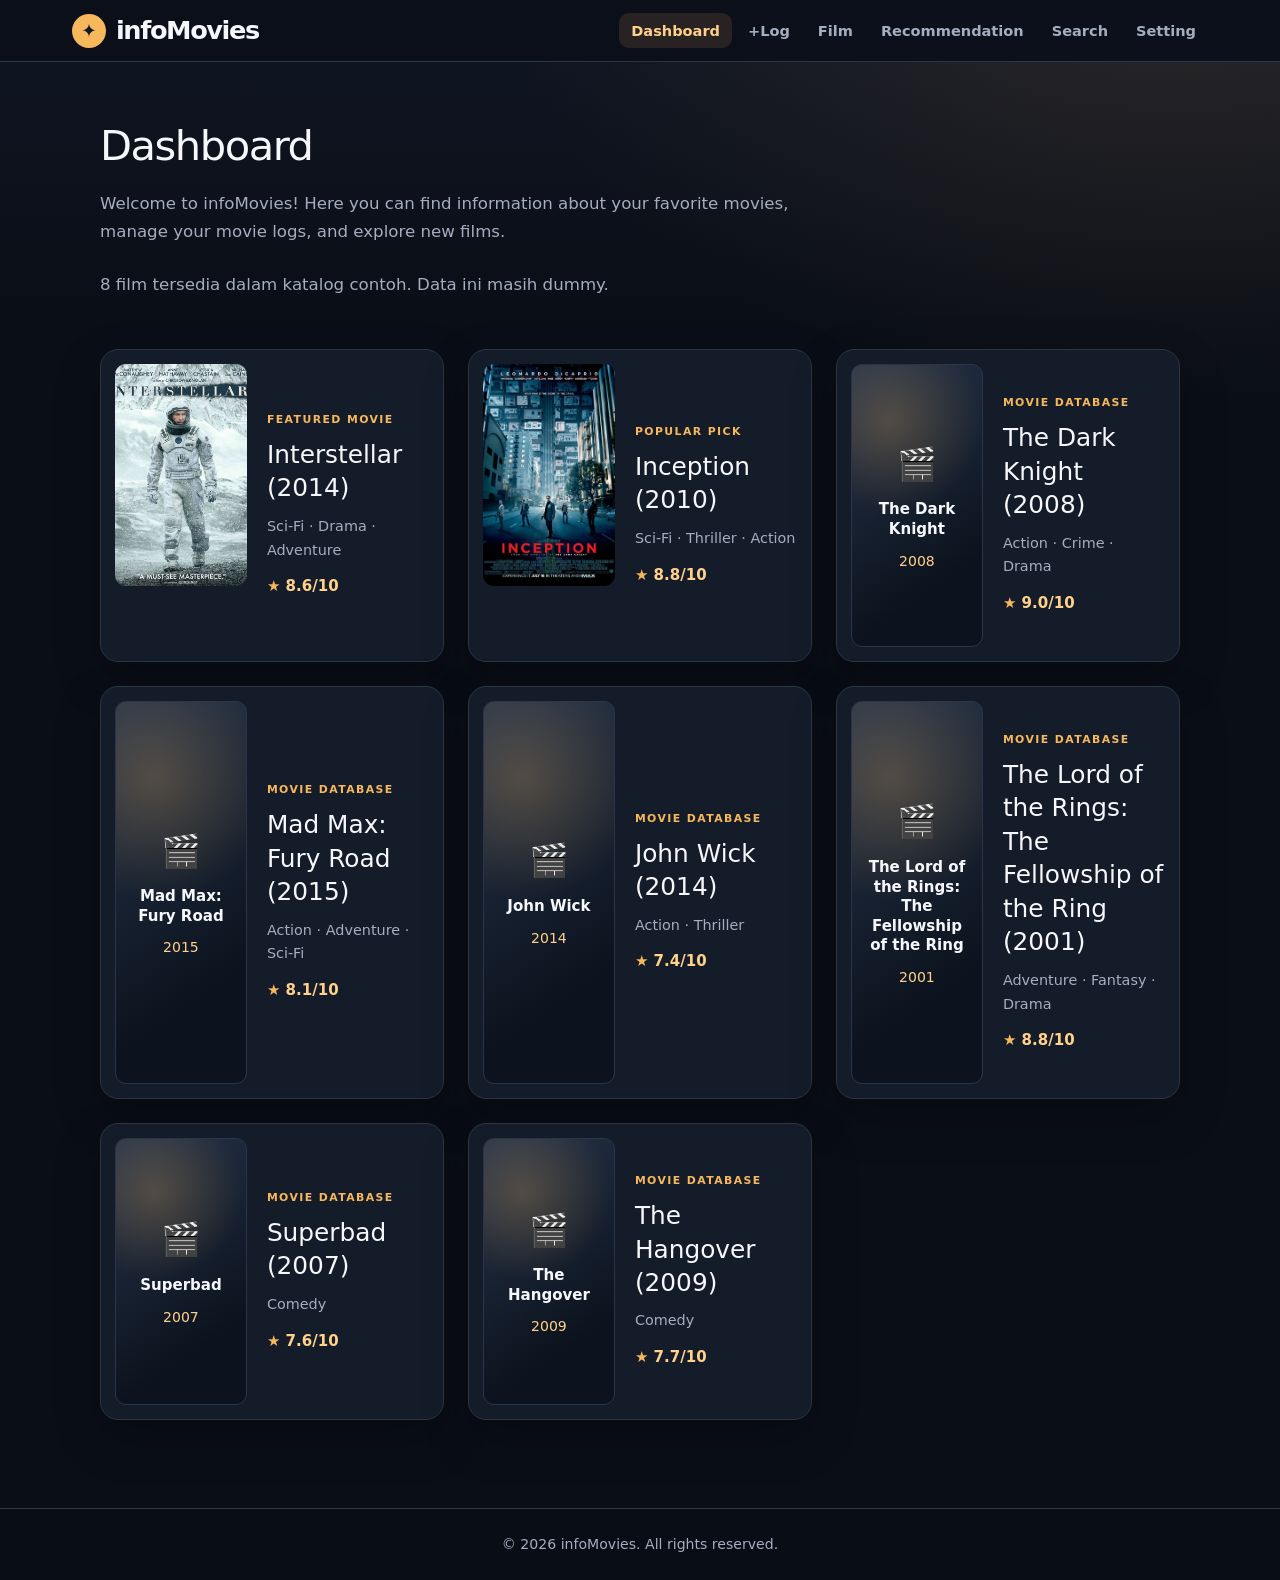
<file: index.html>
<!DOCTYPE html>
<html lang="en">

<head>
    <meta charset="UTF-8">
    <meta name="viewport" content="width=device-width, initial-scale=1.0">
    <title>infoMovies</title>
    <link href="https://cdn.jsdelivr.net/npm/bootstrap@5.3.3/dist/css/bootstrap.min.css" rel="stylesheet">
    <link rel="stylesheet" href="infoMovies.css">
</head>

<body>
    <header id="mainHeader" class="navbar-expand-lg navbar-dark">
        <div class="container-fluid">
            <a id="appBranding" class="navbar-brand" href="https://github.com/zhrazh/infoMovies/tree/main">
                <span class="brand-mark" aria-hidden="true">✦</span>
                <span>infoMovies</span>
            </a>
            <button class="navbar-toggler" type="button" data-bs-toggle="collapse" data-bs-target="#mainNavbar"
                aria-controls="mainNavbar" aria-expanded="false" aria-label="Buka navigasi">
                <span class="navbar-toggler-icon"></span>
            </button>
            <div class="navbar-collapse" id="mainNavbar">
                <nav class="navbar-nav ms-auto" aria-label="Navigasi utama">
                    <a class="nav-link active" href="index.html" aria-current="page">Dashboard</a>
                    <a class="nav-link" href="log.html">+Log</a>
                    <a class="nav-link" href="film.html">Film</a>
                    <a class="nav-link" href="rek.html">Recommendation</a>
                    <a class="nav-link" href="search.html">Search</a>
                    <a class="nav-link" href="setting.html">Setting</a>
                </nav>
            </div>
        </div>
    </header>

    <main>
        <section id="dashboard" aria-labelledby="dashboard-title">
            <h2 id="dashboard-title">Dashboard</h2>
            <p>Welcome to infoMovies! Here you can find information about your favorite movies, manage your movie logs,
                and explore new films.</p>

            <p id="movieSummary" class="movie-summary" aria-live="polite"></p>
            <div id="movieCatalog" class="row g-4 dashboard-grid" aria-live="polite"></div>
        </section>
    </main>

    <footer>
        <p>&copy; 2026 infoMovies. All rights reserved.</p>
    </footer>
    <script src="https://cdn.jsdelivr.net/npm/bootstrap@5.3.3/dist/js/bootstrap.bundle.min.js"></script>
    <script src="https://code.jquery.com/jquery-3.7.1.min.js"></script>
    <script src="infoMovies.js"></script>
</body>

</html>
</file>
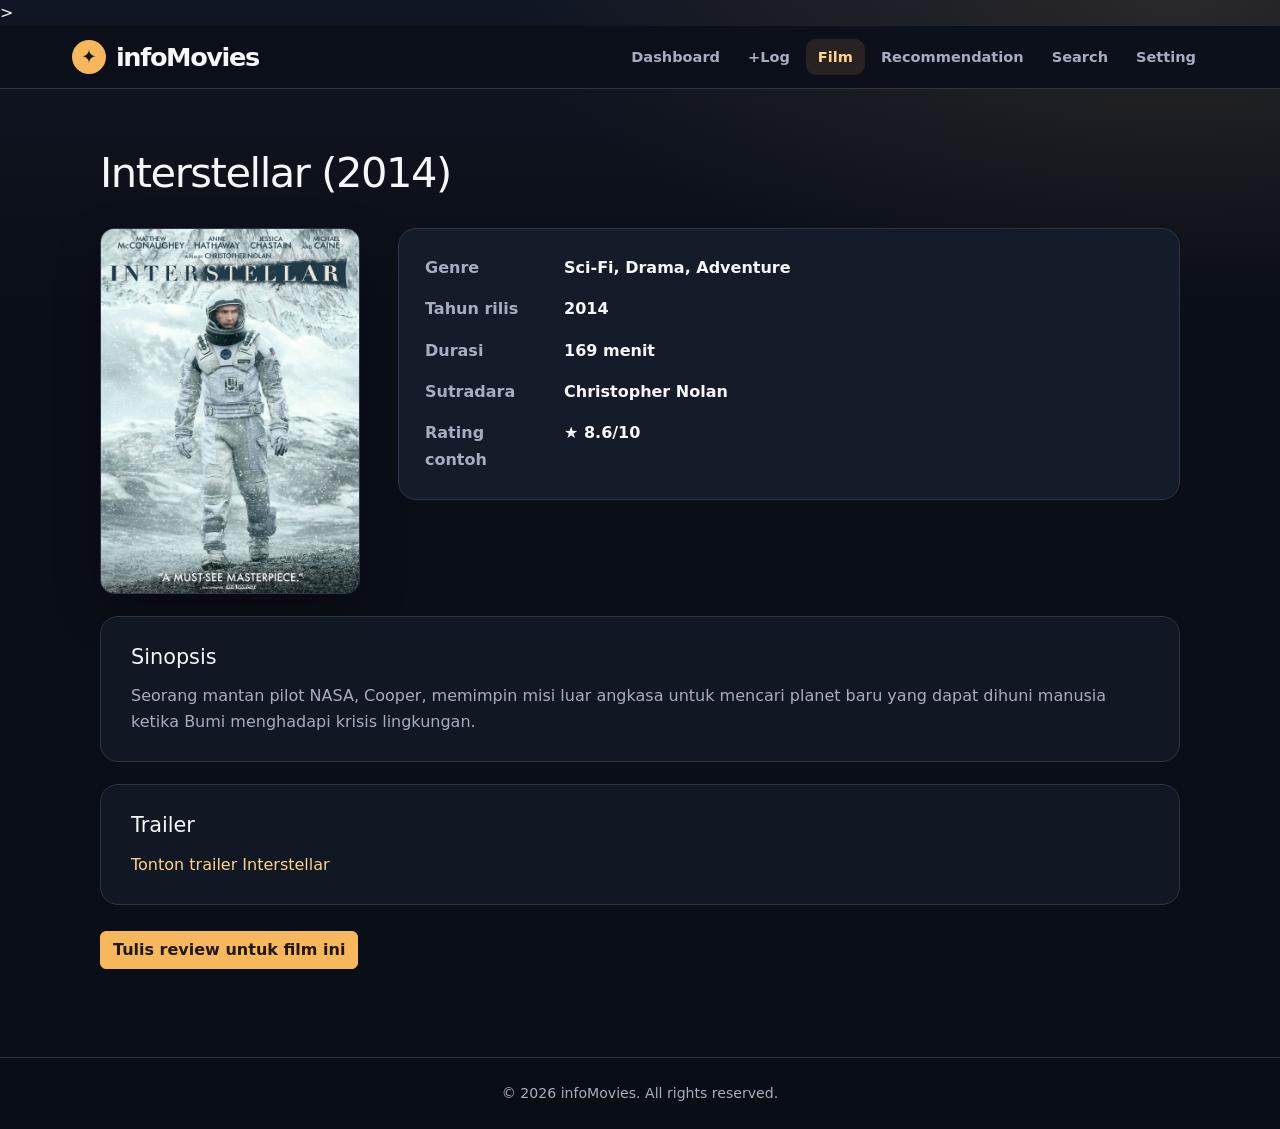
<file: film.html>
<!DOCTYPE html>
<html lang="en">

<head>
    <meta charset="UTF-8">
    <meta name="viewport" content="width=device-width, initial-scale=1.0">
    <title>infoMovies</title>
    <link href="https://cdn.jsdelivr.net/npm/bootstrap@5.3.3/dist/css/bootstrap.min.css" rel="stylesheet">>
    <link rel="stylesheet" href="infoMovies.css">
</head>

<body>
    <header id="mainHeader" class="navbar-expand-lg navbar-dark">
        <div class="container-fluid">
            <a id="appBranding" class="navbar-brand" href="https://github.com/zhrazh/infoMovies/tree/main">
                <span class="brand-mark" aria-hidden="true">✦</span>
                <span>infoMovies</span>
            </a>
            <button class="navbar-toggler" type="button" data-bs-toggle="collapse" data-bs-target="#mainNavbar"
                aria-controls="mainNavbar" aria-expanded="false" aria-label="Buka navigasi">
                <span class="navbar-toggler-icon"></span>
            </button>
            <div class="navbar-collapse" id="mainNavbar">
                <nav class="navbar-nav ms-auto" aria-label="Navigasi utama">
                    <a class="nav-link" href="index.html">Dashboard</a>
                    <a class="nav-link" href="log.html">+Log</a>
                    <a class="nav-link active" href="film.html" aria-current="page">Film</a>
                    <a class="nav-link" href="rek.html">Recommendation</a>
                    <a class="nav-link" href="search.html">Search</a>
                    <a class="nav-link" href="setting.html">Setting</a>
                </nav>
            </div>
        </div>
    </header>

    <main>
        <article id="filmDetail" class="movie-detail">
            <h2 id="detailTitle">Interstellar (2014)</h2>
            <div class="detail-poster-wrap">
                <img id="detailPoster" class="img-fluid detail-poster" src="images/interstellar.jpg" alt="Interstellar Movie Poster">
                <div id="detailPosterPlaceholder" class="movie-poster-placeholder detail-poster-placeholder d-none" aria-hidden="true">
                    <span class="poster-icon">🎬</span>
                    <strong id="detailPosterTitle">Movie</strong>
                </div>
            </div>
            <dl id="detailFacts" class="detail-facts">
                <dt>Genre</dt><dd>Science Fiction, Drama</dd>
                <dt>Tahun rilis</dt><dd>2014</dd>
                <dt>Durasi</dt><dd>169 menit</dd>
                <dt>Sutradara</dt><dd>Christopher Nolan</dd>
                <dt>Rating</dt><dd>★ 8.6/10</dd>
            </dl>
            <section class="detail-section">
                <h3>Sinopsis</h3>
                <p id="detailSynopsis">Seorang mantan pilot NASA, Cooper, direkrut untuk memimpin misi luar angkasa mencari planet baru yang dapat dihuni manusia.</p>
            </section>
            <section class="detail-section" id="detailTrailerSection">
                <h3>Trailer</h3>
                <p id="detailTrailer"><a href="https://youtu.be/zSWdZVtXT7E" target="_blank" rel="noopener noreferrer">Tonton trailer Interstellar</a></p>
            </section>
            <p><a id="detailLogLink" class="btn btn-warning" href="log.html?title=Interstellar">Tulis review untuk film ini</a></p>
        </article>
    </main>

    <footer>
        <p>&copy; 2026 infoMovies. All rights reserved.</p>
    </footer>
    <script src="https://cdn.jsdelivr.net/npm/bootstrap@5.3.3/dist/js/bootstrap.bundle.min.js"></script>
    <script src="https://code.jquery.com/jquery-3.7.1.min.js"></script>
    <script src="infoMovies.js"></script>
</body>

</html>
</file>
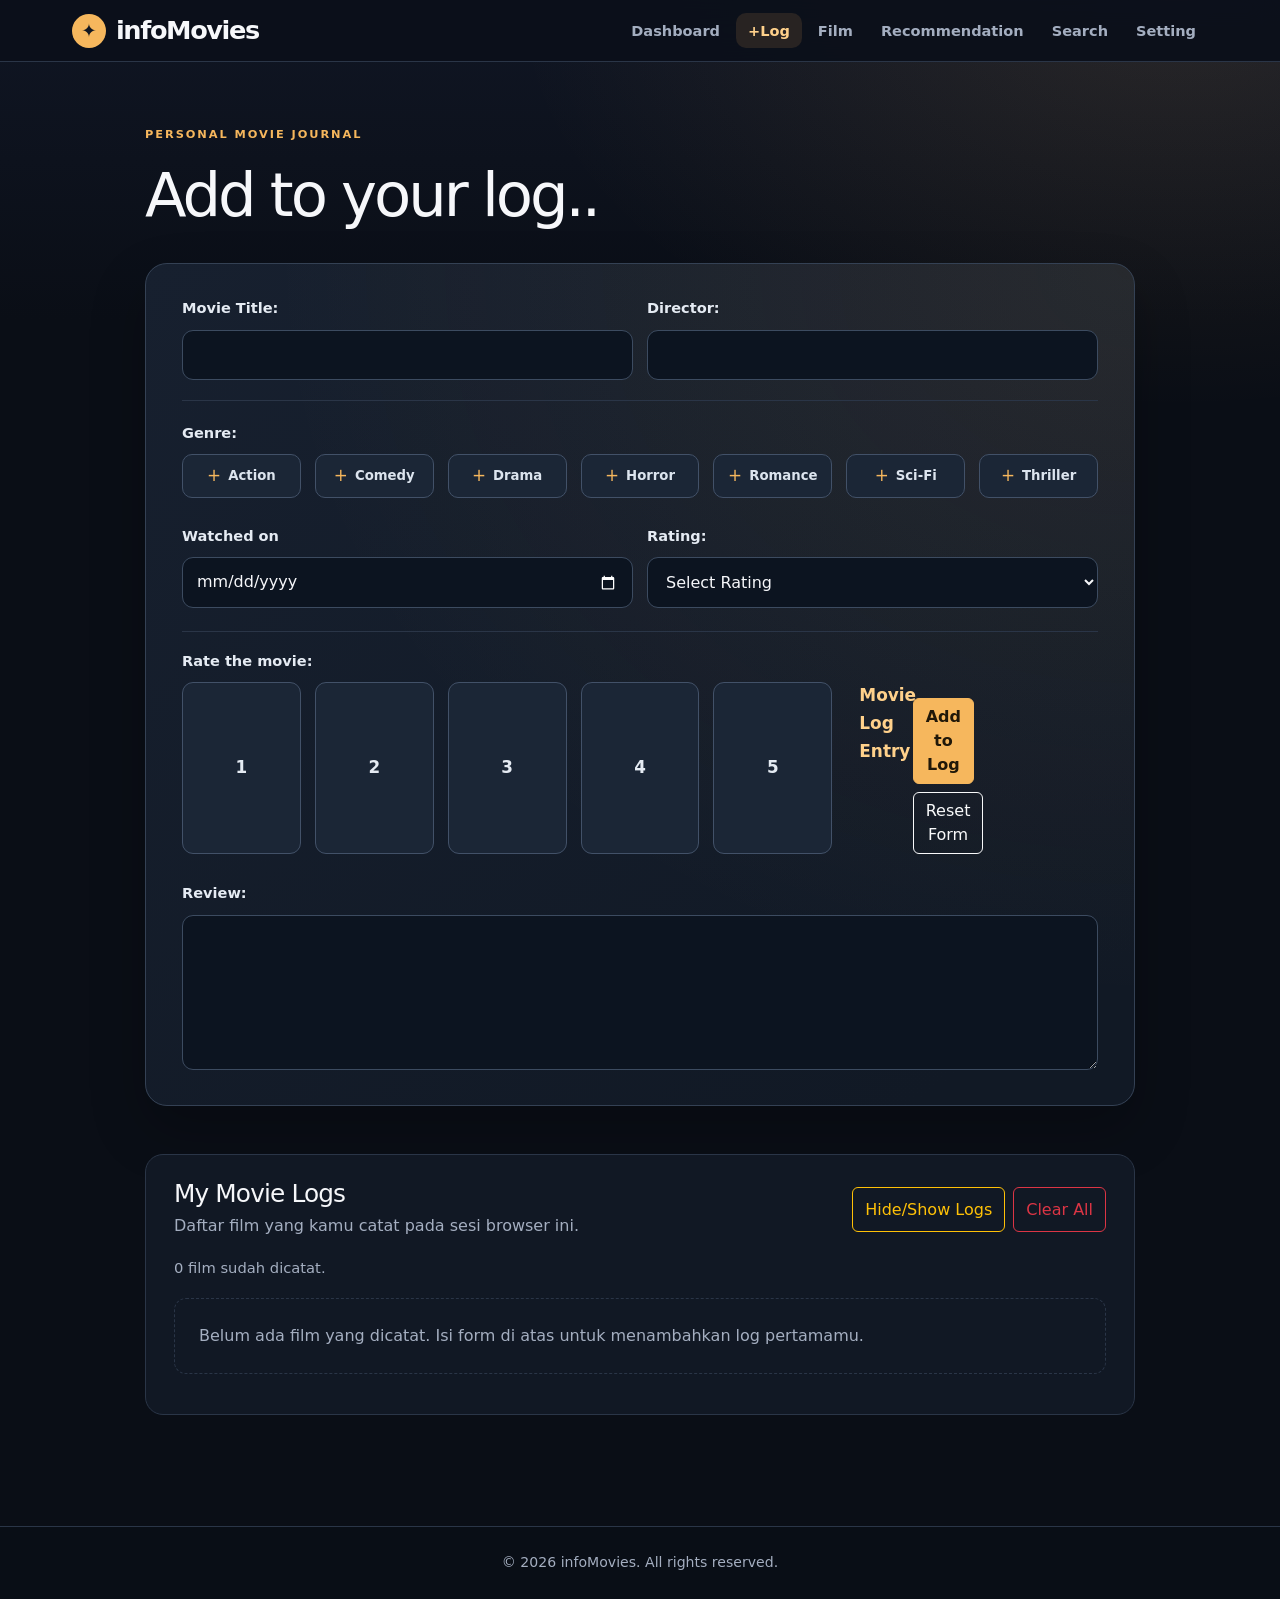
<file: log.html>
<!DOCTYPE html>
<html lang="en">
<head>
    <meta charset="UTF-8">
    <meta name="viewport" content="width=device-width, initial-scale=1.0">
    <title>infoMovies</title>
    <link href="https://cdn.jsdelivr.net/npm/bootstrap@5.3.3/dist/css/bootstrap.min.css" rel="stylesheet">
    <link rel="stylesheet" href="infoMovies.css">
</head>
<body>
    <header id="mainHeader" class="navbar-expand-lg navbar-dark">
        <div class="container-fluid">
            <a id="appBranding" class="navbar-brand" href="https://github.com/zhrazh/infoMovies/tree/main">
                <span class="brand-mark" aria-hidden="true">✦</span>
                <span>infoMovies</span>
            </a>
            <button class="navbar-toggler" type="button" data-bs-toggle="collapse" data-bs-target="#mainNavbar"
                aria-controls="mainNavbar" aria-expanded="false" aria-label="Buka navigasi">
                <span class="navbar-toggler-icon"></span>
            </button>
            <div class="navbar-collapse" id="mainNavbar">
                <nav class="navbar-nav ms-auto" aria-label="Navigasi utama">
                    <a class="nav-link" href="index.html">Dashboard</a>
                    <a class="nav-link active" href="log.html" aria-current="page">+Log</a>
                    <a class="nav-link" href="film.html">Film</a>
                    <a class="nav-link" href="rek.html">Recommendation</a>
                    <a class="nav-link" href="search.html">Search</a>
                    <a class="nav-link" href="setting.html">Setting</a>
                </nav>
            </div>
        </div>
    </header>

    <main>
        <h2>Add to your log..</h2>
        <form id="movieLogForm" novalidate>
            <fieldset>
                <legend>Movie Log Entry</legend>
                <label for="movieTitle">Movie Title:</label>
                <input class="form-control" type="text" id="movieTitle" name="movieTitle" required><br><br>

                <label for="director">Director:</label>
                <input class="form-control" type="text" id="director" name="director"><br><br>

                <label for="genre">Genre:</label>
                <input class="form-check-input" type="checkbox" name="genre_input" id="action" value="Action">
                    <label for="action">Action</label>
                <input class="form-check-input" type="checkbox" name="genre_input" id="comedy" value="Comedy">
                    <label for="comedy">Comedy</label>
                <input class="form-check-input" type="checkbox" name="genre_input" id="drama" value="Drama">
                    <label for="drama">Drama</label>
                <input class="form-check-input" type="checkbox" name="genre_input" id="horror" value="Horror">
                    <label for="horror">Horror</label>
                <input class="form-check-input" type="checkbox" name="genre_input" id="romance" value="Romance">
                    <label for="romance">Romance</label>
                <input class="form-check-input" type="checkbox" name="genre_input" id="sci-fi" value="Sci-Fi">
                    <label for="sci-fi">Sci-Fi</label>
                <input class="form-check-input" type="checkbox" name="genre_input" id="thriller" value="Thriller">
                    <label for="thriller">Thriller</label><br><br>

                <label for="watchedDate">Watched on </label>
                <input class="form-control" type="date" id="watchedDate" name="watchedDate"><br><br>

                <label for="rating">Rating:</label>
                <select id="rating" name="rating">
                    <option value="">Select Rating</option>
                    <option value="G">G</option>
                    <option value="PG">PG</option>
                    <option value="PG-13">PG-13</option>
                    <option value="R">R</option>
                    <option value="NC-17">NC-17</option>
                </select><br><br>

                <label for="rate">Rate the movie:</label>
                <input class="form-check-input" type="radio" name="rate" id="1" value="1">
                    <label for="1">1</label>
                <input class="form-check-input" type="radio" name="rate" id="2" value="2">
                    <label for="2">2</label>
                <input class="form-check-input" type="radio" name="rate" id="3" value="3">
                    <label for="3">3</label>
                <input class="form-check-input" type="radio" name="rate" id="4" value="4">
                    <label for="4">4</label>
                <input class="form-check-input" type="radio" name="rate" id="5" value="5">
                    <label for="5">5</label><br><br>

                <label for="review">Review:</label><br>
                <textarea class="form-control" id="review" name="review" rows="5" cols="50"></textarea><br><br>

                <div class="d-flex flex-wrap gap-2 mt-3">
                    <button class="btn btn-warning" type="submit">Add to Log</button>
                    <button class="btn btn-outline-light" type="reset" id="resetLogForm">Reset Form</button>
                </div>
                <p id="logFeedback" class="form-feedback mt-3 mb-0" role="status" style="display:none"></p>
            </fieldset>
        </form>

        <section id="logHistoryPanel" class="log-history-panel mt-5">
            <div class="d-flex flex-wrap align-items-center justify-content-between gap-3 mb-3">
                <div>
                    <h2 class="h3 mb-1">My Movie Logs</h2>
                    <p class="mb-0">Daftar film yang kamu catat pada sesi browser ini.</p>
                </div>
                <div class="d-flex flex-wrap gap-2">
                    <button type="button" id="toggleLogHistory" class="btn btn-outline-warning">Hide/Show Logs</button>
                    <button type="button" id="clearLogs" class="btn btn-outline-danger">Clear All</button>
                </div>
            </div>
            <p id="logCount" class="movie-summary" aria-live="polite">Belum ada log.</p>
            <div id="logList" class="log-list"></div>
            <p id="emptyLogs" class="empty-state">Belum ada film yang dicatat. Isi form di atas untuk menambahkan log pertamamu.</p>
        </section>
    </main>

    <footer>
        <p>&copy; 2026 infoMovies. All rights reserved.</p>
    </footer>
    <script src="https://cdn.jsdelivr.net/npm/bootstrap@5.3.3/dist/js/bootstrap.bundle.min.js"></script>
    <script src="https://code.jquery.com/jquery-3.7.1.min.js"></script>
    <script src="infoMovies.js"></script>
</body>
</html>
</file>
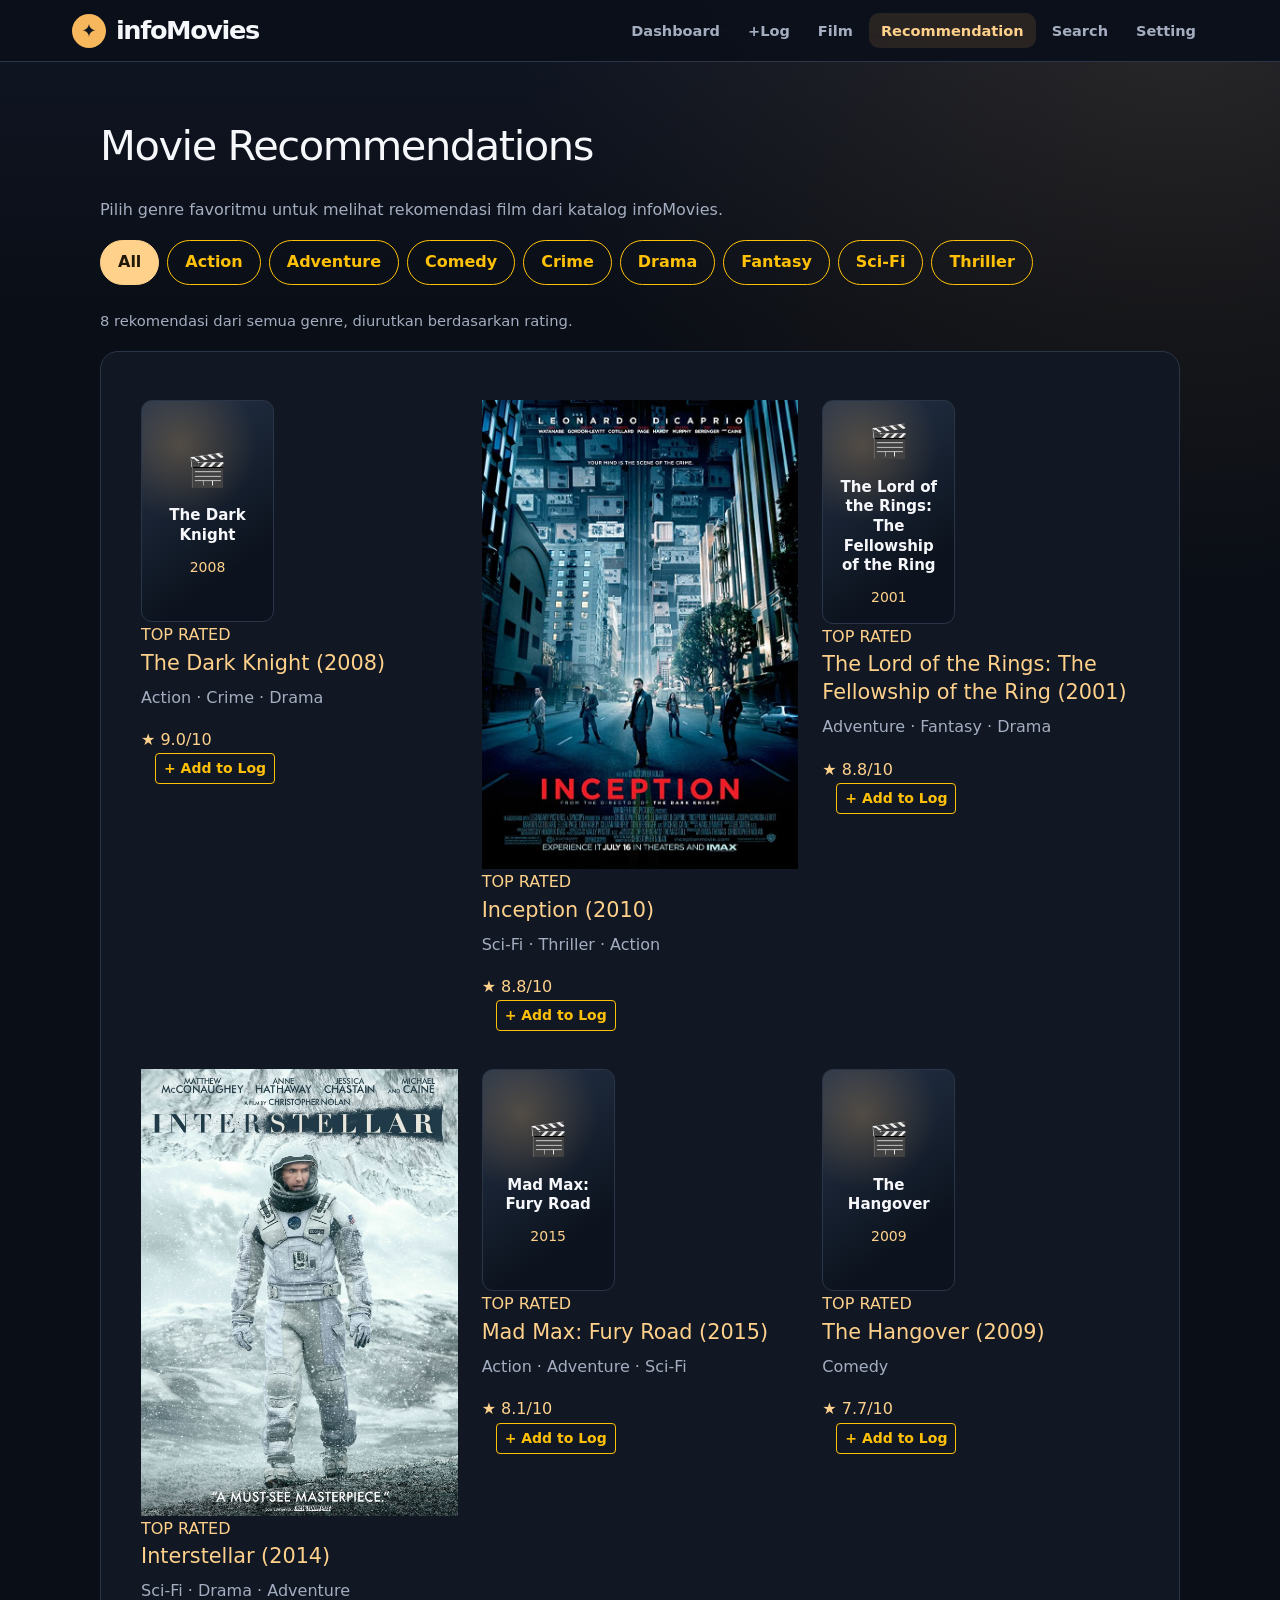
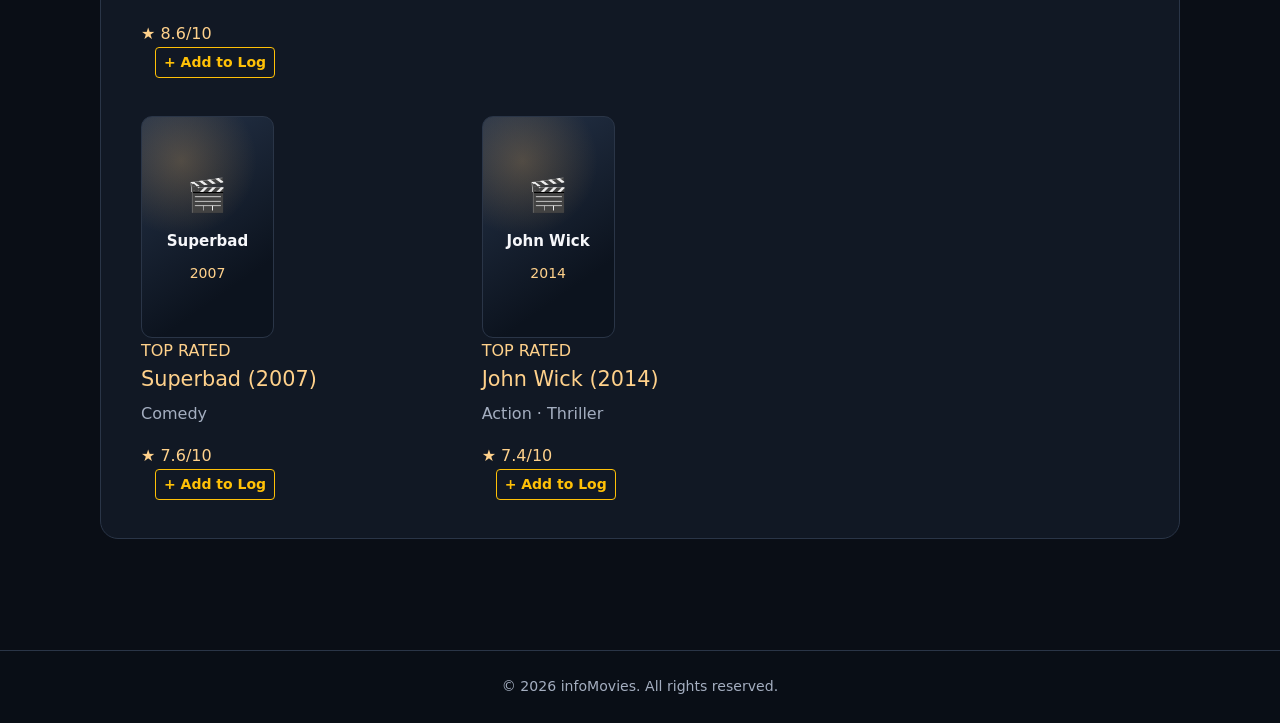
<file: rek.html>
<!DOCTYPE html>
<html lang="en">

<head>
    <meta charset="UTF-8">
    <meta name="viewport" content="width=device-width, initial-scale=1.0">
    <title>infoMovies</title>
    <link href="https://cdn.jsdelivr.net/npm/bootstrap@5.3.3/dist/css/bootstrap.min.css" rel="stylesheet">
    <link rel="stylesheet" href="infoMovies.css">
</head>

<body>
    <header id="mainHeader" class="navbar-expand-lg navbar-dark">
        <div class="container-fluid">
            <a id="appBranding" class="navbar-brand" href="https://github.com/zhrazh/infoMovies/tree/main">
                <span class="brand-mark" aria-hidden="true">✦</span>
                <span>infoMovies</span>
            </a>
            <button class="navbar-toggler" type="button" data-bs-toggle="collapse" data-bs-target="#mainNavbar"
                aria-controls="mainNavbar" aria-expanded="false" aria-label="Buka navigasi">
                <span class="navbar-toggler-icon"></span>
            </button>
            <div class="collapse navbar-collapse" id="mainNavbar">
                <nav class="navbar-nav ms-auto" aria-label="Navigasi utama">
                    <a class="nav-link" href="index.html">Dashboard</a>
                    <a class="nav-link" href="log.html">+Log</a>
                    <a class="nav-link" href="film.html">Film</a>
                    <a class="nav-link active" href="rek.html" aria-current="page">Recommendation</a>
                    <a class="nav-link" href="search.html">Search</a>
                    <a class="nav-link" href="setting.html">Setting</a>
                </nav>
            </div>
        </div>
    </header>

    <main>
        <h2>Movie Recommendations</h2>
        <p>Pilih genre favoritmu untuk melihat rekomendasi film dari katalog infoMovies.</p>
        <div class="genre-filter-bar d-flex flex-wrap gap-2 mb-4" role="group" aria-label="Filter genre rekomendasi">
            <button type="button" class="btn btn-warning genre-filter active" data-genre="All" aria-pressed="true">All</button>
            <button type="button" class="btn btn-outline-warning genre-filter" data-genre="Action" aria-pressed="false">Action</button>
            <button type="button" class="btn btn-outline-warning genre-filter" data-genre="Adventure" aria-pressed="false">Adventure</button>
            <button type="button" class="btn btn-outline-warning genre-filter" data-genre="Comedy" aria-pressed="false">Comedy</button>
            <button type="button" class="btn btn-outline-warning genre-filter" data-genre="Crime" aria-pressed="false">Crime</button>
            <button type="button" class="btn btn-outline-warning genre-filter" data-genre="Drama" aria-pressed="false">Drama</button>
            <button type="button" class="btn btn-outline-warning genre-filter" data-genre="Fantasy" aria-pressed="false">Fantasy</button>
            <button type="button" class="btn btn-outline-warning genre-filter" data-genre="Sci-Fi" aria-pressed="false">Sci-Fi</button>
            <button type="button" class="btn btn-outline-warning genre-filter" data-genre="Thriller" aria-pressed="false">Thriller</button>
        </div>
        <p id="recommendationSummary" class="movie-summary" aria-live="polite"></p>
        <section id="recommendationResults" class="row g-4" aria-live="polite"></section>
    </main>

    <footer>
        <p>&copy; 2026 infoMovies. All rights reserved.</p>
    </footer>
    <script src="https://cdn.jsdelivr.net/npm/bootstrap@5.3.3/dist/js/bootstrap.bundle.min.js"></script>
    <script src="https://code.jquery.com/jquery-3.7.1.min.js"></script>
    <script src="infoMovies.js"></script>
</body>

</html>
</file>
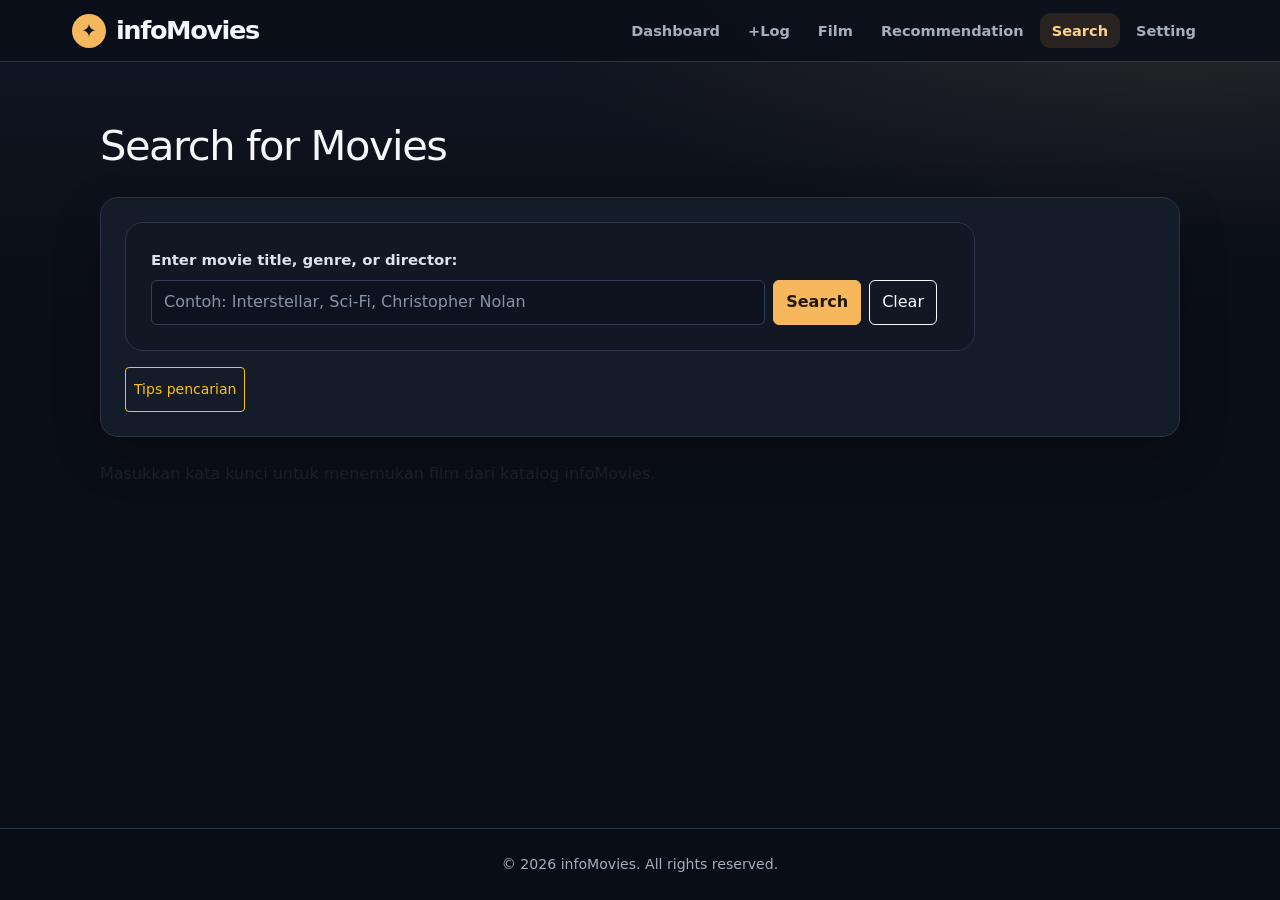
<file: search.html>
<!DOCTYPE html>
<html lang="en">
<head>
    <meta charset="UTF-8">
    <meta name="viewport" content="width=device-width, initial-scale=1.0">
    <title>infoMovies</title>
    <link href="https://cdn.jsdelivr.net/npm/bootstrap@5.3.3/dist/css/bootstrap.min.css" rel="stylesheet">
    <link rel="stylesheet" href="infoMovies.css">
</head>
<body>
    <header id="mainHeader" class="navbar-expand-lg navbar-dark">
        <div class="container-fluid">
            <a id="appBranding" class="navbar-brand" href="https://github.com/zhrazh/infoMovies/tree/main">
                <span class="brand-mark" aria-hidden="true">✦</span>
                <span>infoMovies</span>
            </a>
            <button class="navbar-toggler" type="button" data-bs-toggle="collapse" data-bs-target="#mainNavbar"
                aria-controls="mainNavbar" aria-expanded="false" aria-label="Buka navigasi">
                <span class="navbar-toggler-icon"></span>
            </button>
            <div class="collapse navbar-collapse" id="mainNavbar">
                <nav class="navbar-nav ms-auto" aria-label="Navigasi utama">
                    <a class="nav-link" href="index.html">Dashboard</a>
                    <a class="nav-link" href="log.html">+Log</a>
                    <a class="nav-link" href="film.html">Film</a>
                    <a class="nav-link" href="rek.html">Recommendation</a>
                    <a class="nav-link active" href="search.html" aria-current="page">Search</a>
                    <a class="nav-link" href="setting.html">Setting</a>
                </nav>
            </div>
        </div>
    </header>

    <main>
        <h2>Search for Movies</h2>
        <div class="search-tools">
            <form id="searchForm" class="search-form" novalidate>
                <label for="searchInput">Enter movie title, genre, or director:</label>
                <div class="d-flex flex-column flex-sm-row gap-2">
                    <input class="form-control" type="search" id="searchInput" name="searchInput" placeholder="Contoh: Interstellar, Sci-Fi, Christopher Nolan" autocomplete="off">
                    <button type="submit" class="btn btn-warning">Search</button>
                    <button type="button" id="clearSearch" class="btn btn-outline-light">Clear</button>
                </div>
                <p id="searchValidation" class="form-feedback mt-2 mb-0" role="status"></p>
            </form>
            <button type="button" id="toggleSearchHelp" class="btn btn-sm btn-outline-warning mt-3">Tips pencarian</button>
            <div id="searchHelp" class="helper-panel mt-2" style="display:none">
                <strong>Tips:</strong> ketik judul film, tahun rilis, genre, atau nama sutradara. Contoh: <em>Sci-Fi</em> atau <em>Christopher Nolan</em>.
            </div>
        </div>

        <section id="searchResults" class="mt-4" aria-live="polite">
            <p class="text-muted">Masukkan kata kunci untuk menemukan film dari katalog infoMovies.</p>
        </section>
    </main>

    <footer>
        <p>&copy; 2026 infoMovies. All rights reserved.</p>
    </footer>
    <script src="https://cdn.jsdelivr.net/npm/bootstrap@5.3.3/dist/js/bootstrap.bundle.min.js"></script>
    <script src="https://code.jquery.com/jquery-3.7.1.min.js"></script>
    <script src="infoMovies.js"></script>
</body>
</html>
</file>
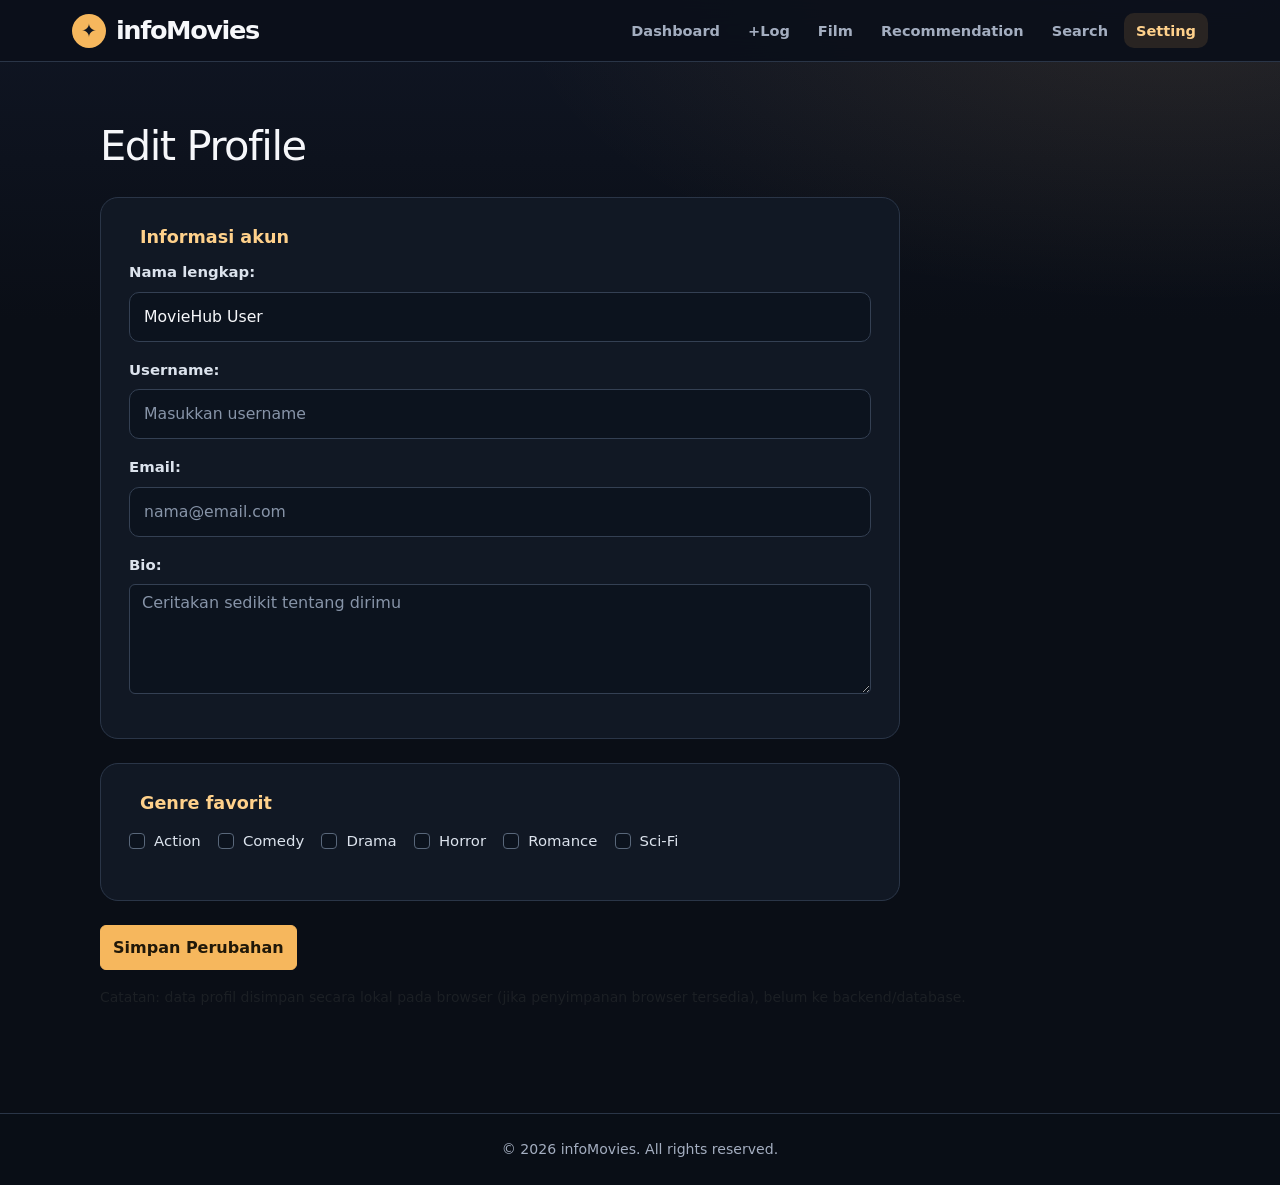
<file: setting.html>
<!DOCTYPE html>
<html lang="en">
<head>
    <meta charset="UTF-8">
    <meta name="viewport" content="width=device-width, initial-scale=1.0">
    <title>infoMovies</title>
    <link href="https://cdn.jsdelivr.net/npm/bootstrap@5.3.3/dist/css/bootstrap.min.css" rel="stylesheet">
    <link rel="stylesheet" href="infoMovies.css">
</head>
<body>
    <header id="mainHeader" class="navbar-expand-lg navbar-dark">
        <div class="container-fluid">
            <a id="appBranding" class="navbar-brand" href="https://github.com/zhrazh/infoMovies/tree/main">
                <span class="brand-mark" aria-hidden="true">✦</span>
                <span>infoMovies</span>
            </a>
            <button class="navbar-toggler" type="button" data-bs-toggle="collapse" data-bs-target="#mainNavbar"
                aria-controls="mainNavbar" aria-expanded="false" aria-label="Buka navigasi">
                <span class="navbar-toggler-icon"></span>
            </button>
            <div class="collapse navbar-collapse" id="mainNavbar">
                <nav class="navbar-nav ms-auto" aria-label="Navigasi utama">
                    <a class="nav-link" href="index.html">Dashboard</a>
                    <a class="nav-link" href="log.html">+Log</a>
                    <a class="nav-link" href="film.html">Film</a>
                    <a class="nav-link" href="rek.html">Recommendation</a>
                    <a class="nav-link" href="search.html">Search</a>
                    <a class="nav-link active" href="setting.html" aria-current="page">Setting</a>
                </nav>
            </div>
        </div>
    </header>

    <main>
        <h2>Edit Profile</h2>
        <form id="profileForm" action="#" method="get">
            <fieldset>
                <legend>Informasi akun</legend>
                <p>
                    <label for="nama">Nama lengkap:</label><br>
                    <input class="form-control" type="text" id="nama" name="nama" value="MovieHub User" required>
                </p>
                <p>
                    <label for="username">Username:</label><br>
                    <input class="form-control" type="text" id="username" name="username" placeholder="Masukkan username" required>
                </p>
                <p>
                    <label for="email">Email:</label><br>
                    <input class="form-control" type="email" id="email" name="email" placeholder="nama@email.com" required>
                </p>
                <p>
                    <label for="bio">Bio:</label><br>
                    <textarea class="form-control" id="bio" name="bio" rows="4" cols="40" placeholder="Ceritakan sedikit tentang dirimu"></textarea>
                </p>
            </fieldset>

            <fieldset>
                <legend>Genre favorit</legend>
                <p>
                    <input class="form-check-input" type="checkbox" id="favorit-action" name="genre-favorit" value="action">
                    <label for="favorit-action">Action</label><br>
                    
                    <input class="form-check-input" type="checkbox" id="favorit-comedy" name="genre-favorit" value="comedy">
                    <label for="favorit-comedy">Comedy</label><br>
                    
                    <input class="form-check-input" type="checkbox" id="favorit-drama" name="genre-favorit" value="drama">
                    <label for="favorit-drama">Drama</label><br>
                    
                    <input class="form-check-input" type="checkbox" id="favorit-horror" name="genre-favorit" value="horror">
                    <label for="favorit-horror">Horror</label><br>
                    
                    <input class="form-check-input" type="checkbox" id="favorit-romance" name="genre-favorit" value="romance">
                    <label for="favorit-romance">Romance</label><br>
                    
                    <input class="form-check-input" type="checkbox" id="favorit-sci-fi" name="genre-favorit" value="sci-fi">
                    <label for="favorit-sci-fi">Sci-Fi</label>
                </p>
            </fieldset>

            <p><button class="btn btn-warning" type="submit">Simpan Perubahan</button></p>
            <p id="profileFeedback" class="form-feedback" role="status" style="display:none"></p>
        </form>
        <p class="small text-muted">Catatan: data profil disimpan secara lokal pada browser (jika penyimpanan browser tersedia), belum ke backend/database.</p>
    </main>

    <footer>
        <p>&copy; 2026 infoMovies. All rights reserved.</p>
    </footer>
    <script src="https://cdn.jsdelivr.net/npm/bootstrap@5.3.3/dist/js/bootstrap.bundle.min.js"></script>
    <script src="https://code.jquery.com/jquery-3.7.1.min.js"></script>
    <script src="infoMovies.js"></script>
</body>
</html>
</file>
<file: infoMovies.css>
/* =========================================================
   infoMovies | Shared Stylesheet
   Dipakai oleh: index, film, log, rek, search, setting
   ========================================================= */

:root {
    color-scheme: dark;
    --bg: #0a0e16;
    --surface: #151c29;
    --surface-hover: #1d2939;
    --surface-soft: #111824;
    --text: #f6f7fa;
    --muted: #a4aec0;
    --accent: #f6b75d;
    --accent-light: #ffd18b;
    --border: #2a3547;
    --radius: 18px;
    --shadow: 0 18px 48px rgba(0, 0, 0, 0.22);
}

* { box-sizing: border-box; }

html { scroll-behavior: smooth; }

body {
    margin: 0;
    min-height: 100vh;
    display: flex;
    flex-direction: column;
    font-family: "Segoe UI", Inter, system-ui, -apple-system, sans-serif;
    font-size: 16px;
    line-height: 1.65;
    color: var(--text);
    background:
        radial-gradient(ellipse 65% 32% at 92% 0%, rgba(246, 183, 93, 0.11), transparent 80%),
        linear-gradient(180deg, #101624 0%, var(--bg) 320px);
}

a { color: var(--accent-light); text-decoration: none; transition: color .2s ease; }
a:hover { color: #fff; }
a:focus-visible, button:focus-visible, input:focus-visible,
select:focus-visible, textarea:focus-visible {
    outline: 3px solid var(--accent);
    outline-offset: 3px;
}

img { max-width: 100%; height: auto; display: block; }
h1, h2, h3, p { margin-top: 0; }
h2 { font-size: clamp(1.9rem, 3.5vw, 2.6rem); line-height: 1.25; letter-spacing: -0.035em; }
h3 { font-size: 1.3rem; line-height: 1.35; }
p { color: var(--muted); }

/* Navigasi utama */
#mainHeader {
    position: sticky;
    top: 0;
    z-index: 20;
    display: flex;
    align-items: center;
    justify-content: space-between;
    gap: 22px;
    width: 100%;
    padding: 18px max(26px, calc((100vw - 1160px) / 2));
    background: rgba(11, 16, 26, 0.93);
    border-bottom: 1px solid var(--border);
    backdrop-filter: blur(14px);
    -webkit-backdrop-filter: blur(14px);
}

#mainHeader h1 { font-size: 1.6rem; line-height: 1.2; margin: 0; white-space: nowrap; letter-spacing: -0.06em; }
#appBranding { color: var(--text); font-weight: 800; }
#appBranding::first-letter { color: var(--accent); }
#appBranding:hover { color: var(--accent-light); }
#mainHeader nav[role="navigation"] { display: flex; flex-wrap: wrap; align-items: center; gap: 4px; }
#mainHeader nav a {
    display: inline-flex;
    align-items: center;
    padding: 9px 12px;
    border-radius: 10px;
    color: var(--muted);
    font-size: 0.91rem;
    font-weight: 600;
    line-height: 1.2;
    white-space: nowrap;
    transition: background .2s ease, color .2s ease;
}
#mainHeader nav a:hover, #mainHeader nav a[aria-current="page"] {
    background: rgba(246, 183, 93, 0.12);
    color: var(--accent-light);
}

/* Container halaman */
main {
    flex: 1;
    width: min(100% - 52px, 1080px);
    margin-inline: auto;
    padding: 58px 0 88px;
}
main > h2 { margin-bottom: 25px; }
footer {
    margin-top: auto;
    padding: 24px 20px;
    border-top: 1px solid var(--border);
    background: rgba(9, 14, 22, 0.6);
    text-align: center;
}
footer p { margin: 0; font-size: .88rem; }

/* Dashboard: kartu poster film */
#dashboard {
    display: grid;
    grid-template-columns: repeat(2, minmax(0, 1fr));
    gap: 22px;
}
#dashboard > h2, #dashboard > p { grid-column: 1 / -1; }
#dashboard > h2 { margin: 0; }
#dashboard > p { max-width: 720px; margin: -12px 0 20px; font-size: 1.04rem; }
#dashboard > article { min-width: 0; }
#dashboard > article > a {
    min-height: 250px;
    display: flex;
    align-items: center;
    gap: 23px;
    height: 100%;
    padding: 15px;
    background: var(--surface);
    border: 1px solid var(--border);
    border-radius: var(--radius);
    box-shadow: var(--shadow);
    color: var(--text);
    transition: transform .2s ease, border-color .2s ease, background .2s ease;
}
#dashboard > article > a:hover {
    transform: translateY(-5px);
    background: var(--surface-hover);
    border-color: rgba(246, 183, 93, .5);
}
#dashboard article img {
    flex: 0 0 42%;
    width: 42%;
    height: 222px;
    border-radius: 11px;
    object-fit: cover;
    object-position: center;
}
#dashboard article h3 {
    min-width: 0;
    margin: 0;
    font-size: clamp(1.16rem, 2.1vw, 1.55rem);
    overflow-wrap: anywhere;
}
#dashboard article h3::after {
    content: "Lihat detail film  →";
    display: block;
    margin-top: 19px;
    font-size: .8rem;
    font-weight: 700;
    letter-spacing: .01em;
    color: var(--accent);
}
#dashboard > hr { display: none; }

/* Detail film (film.html) */
main > article {
    display: grid;
    grid-template-columns: minmax(190px, 260px) minmax(0, 1fr);
    gap: 22px 38px;
    align-items: start;
}
main > article > h2 { grid-column: 1 / -1; margin: 0 0 7px; }
main > article > img {
    width: 100%;
    height: auto;
    border-radius: 14px;
    border: 1px solid var(--border);
    box-shadow: var(--shadow);
}
main > article > dl {
    display: grid;
    grid-template-columns: 125px minmax(0, 1fr);
    column-gap: 14px;
    row-gap: 15px;
    margin: 0;
    padding: 26px;
    background: var(--surface);
    border: 1px solid var(--border);
    border-radius: var(--radius);
}
main > article dt { color: var(--muted); font-weight: 600; }
main > article dd { margin: 0; font-weight: 600; }
main > article > section {
    grid-column: 1 / -1;
    padding: 26px 30px;
    background: var(--surface-soft);
    border: 1px solid var(--border);
    border-radius: var(--radius);
}
main > article > section h3 { margin: 0 0 12px; }
main > article > section p { margin: 0; }
main > article > p { grid-column: 1 / -1; margin: 4px 0 0; }
main > article > p a {
    display: inline-block;
    padding: 12px 19px;
    background: var(--accent);
    border-radius: 11px;
    color: #1c170c;
    font-weight: 800;
    transition: transform .2s ease, background .2s ease;
}
main > article > p a:hover { background: var(--accent-light); color: #1c170c; transform: translateY(-2px); }

/* Form log, pencarian dan pengaturan */
main > form:not(#searchForm):not(.log-form) { max-width: 800px; }
fieldset {
    min-width: 0;
    margin: 0 0 24px;
    padding: 25px 28px 28px;
    border: 1px solid var(--border);
    border-radius: var(--radius);
    background: var(--surface-soft);
}
legend { padding: 0 11px; color: var(--accent-light); font-size: 1.1rem; font-weight: 750; }
/* HTML aslinya memakai <br> untuk jarak; CSS yang mengatur jaraknya. */
fieldset > br, fieldset > p > br { display: none; }
fieldset > input[type="text"], fieldset > input[type="date"],
fieldset > select, fieldset > textarea { margin-bottom: 21px; }
fieldset > label[for="watchedDate"], fieldset > label[for="review"] { margin-top: 16px; }
form label { color: #dce3ed; font-size: .93rem; }
form label[for="movieTitle"], form label[for="director"],
form label[for="genre"], form label[for="watchedDate"],
form label[for="rating"], form label[for="rate"],
form label[for="review"], form label[for="nama"],
form label[for="username"], form label[for="email"],
form label[for="bio"], #searchForm label {
    display: block;
    margin-bottom: 7px;
    font-weight: 650;
}
input[type="text"], input[type="email"], input[type="date"],
select, textarea {
    display: block;
    width: 100%;
    min-height: 45px;
    padding: 11px 14px;
    color: var(--text);
    background: #0c131e;
    border: 1px solid #344053;
    border-radius: 10px;
    font: inherit;
    font-size: .98rem;
    transition: border-color .2s ease, background .2s ease;
}
input[type="text"]:hover, input[type="email"]:hover,
input[type="date"]:hover, select:hover, textarea:hover { border-color: #59677a; }
input::placeholder, textarea::placeholder { color: #8794a8; }
textarea { min-height: 120px; resize: vertical; }
input[type="checkbox"], input[type="radio"] {
    width: 16px;
    height: 16px;
    vertical-align: middle;
    margin: 7px 4px 7px 12px;
    accent-color: var(--accent);
    cursor: pointer;
}
input[type="checkbox"]:first-of-type, input[type="radio"]:first-of-type { margin-left: 0; }
input[type="checkbox"] + label, input[type="radio"] + label { display: inline; cursor: pointer; white-space: nowrap; }
button {
    display: inline-flex;
    align-items: center;
    justify-content: center;
    min-height: 45px;
    padding: 11px 23px;
    border: 0;
    border-radius: 10px;
    background: var(--accent);
    color: #201809;
    font: inherit;
    font-weight: 800;
    cursor: pointer;
    transition: transform .2s ease, background .2s ease;
}
button:hover { background: var(--accent-light); transform: translateY(-2px); }
button:active { transform: translateY(0); }

/* Khusus search.html */
#searchForm {
    display: grid;
    grid-template-columns: minmax(0, 1fr) auto;
    align-items: end;
    gap: 12px;
    max-width: 780px;
    padding: 25px;
    background: var(--surface-soft);
    border: 1px solid var(--border);
    border-radius: var(--radius);
}
#searchForm label { grid-column: 1 / -1; margin-bottom: -5px; }
#searchResults { margin-top: 24px; }
#searchResults:empty {
    display: grid;
    place-items: center;
    min-height: 180px;
    padding: 28px;
    border: 1px dashed var(--border);
    border-radius: var(--radius);
}
#searchResults:empty::before { content: "Hasil pencarian akan muncul di sini."; color: var(--muted); text-align: center; }

/* Khusus rekomendasi: menu genre dan daftar film */
main > nav[aria-label="Daftar genre"] ul {
    display: flex;
    flex-wrap: wrap;
    gap: 10px;
    margin: 24px 0 34px;
    padding: 0;
    list-style: none;
}
main > nav[aria-label="Daftar genre"] a {
    display: inline-block;
    padding: 9px 18px;
    border: 1px solid var(--border);
    border-radius: 999px;
    color: var(--accent-light);
    background: var(--surface);
    font-weight: 650;
}
main > nav[aria-label="Daftar genre"] a:hover { border-color: var(--accent); background: var(--surface-hover); }
main > section:not(#dashboard):not(#searchResults) {
    margin: 0 0 23px;
    padding: 24px 28px;
    background: var(--surface-soft);
    border: 1px solid var(--border);
    border-radius: var(--radius);
    scroll-margin-top: 115px;
}
main > section:not(#dashboard):not(#searchResults) h2 { font-size: 1.55rem; margin: 0 0 18px; }
main > section:not(#dashboard):not(#searchResults) ul { list-style: none; margin: 0; padding: 0; }
main > section:not(#dashboard):not(#searchResults) li + li { border-top: 1px solid var(--border); }
main > section:not(#dashboard):not(#searchResults) li a {
    display: flex;
    align-items: center;
    justify-content: space-between;
    gap: 12px;
    padding: 13px 0;
    color: #dfe7f1;
}
main > section:not(#dashboard):not(#searchResults) li a::after { content: "↗"; color: var(--accent); font-size: 1.15rem; }
main > section:not(#dashboard):not(#searchResults) li a:hover { color: var(--accent-light); }

/* Responsif: tablet dan handphone */
@media (max-width: 900px) {
    #mainHeader { flex-direction: column; align-items: flex-start; gap: 12px; }
    #mainHeader nav[role="navigation"] { width: 100%; }
    #mainHeader nav a { padding: 8px 10px; }
    #dashboard article img { height: 205px; }
    #dashboard > article > a { gap: 15px; }
}
@media (max-width: 650px) {
    #mainHeader { position: static; padding: 18px 20px; }
    #mainHeader h1 { font-size: 1.5rem; }
    #mainHeader nav a { font-size: .84rem; }
    main { width: min(100% - 32px, 1080px); padding: 34px 0 56px; }
    #dashboard { grid-template-columns: 1fr; gap: 16px; }
    #dashboard > p { margin: -5px 0 12px; }
    #dashboard > article > a { min-height: 185px; padding: 12px; }
    #dashboard article img { flex-basis: 38%; width: 38%; height: 190px; }
    main > article { grid-template-columns: 1fr; gap: 18px; }
    main > article > img { width: min(100%, 270px); }
    main > article > dl { grid-template-columns: 110px minmax(0, 1fr); padding: 20px; }
    main > article > section { padding: 20px; }
    fieldset { padding: 20px 17px 24px; }
    #searchForm { padding: 18px; }
    main > section:not(#dashboard):not(#searchResults) { padding: 20px; scroll-margin-top: 16px; }
}
@media (max-width: 390px) {
    #mainHeader nav a { padding: 7px 8px; }
    #searchForm { grid-template-columns: 1fr; }
    #searchForm button { width: 100%; }
    #dashboard article h3 { font-size: 1.1rem; }
}
@media (prefers-reduced-motion: reduce) {
    *, *::before, *::after { scroll-behavior: auto !important; transition-duration: .01ms !important; }
}

/* =============================================================
   LOG.HTML ASLI - tanpa perubahan struktur HTML
   Menggunakan selector dari input #movieTitle, #director, dll.
   ============================================================= */
main:has(> form #movieTitle) {
    width: min(100% - 52px, 990px);
    padding-top: 65px;
}
main:has(> form #movieTitle) > h2 {
    margin: 0 0 29px;
    font-size: clamp(2.4rem, 5vw, 3.8rem);
    letter-spacing: -.05em;
}
main:has(> form #movieTitle) > h2::before {
    content: "PERSONAL MOVIE JOURNAL";
    display: block;
    margin-bottom: 15px;
    color: var(--accent);
    font-size: .71rem;
    font-weight: 800;
    line-height: 1.4;
    letter-spacing: .17em;
}
main > form:has(#movieTitle) { max-width: none !important; }
main > form > fieldset:has(#movieTitle) {
    display: grid;
    grid-template-columns: repeat(14, minmax(0, 1fr));
    column-gap: 14px;
    row-gap: 11px;
    min-width: 0;
    margin: 0;
    padding: 34px 36px 35px;
    border: 1px solid #344154;
    border-radius: 22px;
    background:
        radial-gradient(ellipse at 100% 0%, rgba(246,183,93,.085), transparent 62%),
        linear-gradient(145deg, #17202f 0%, #111925 90%);
    box-shadow: 0 24px 55px rgba(0, 0, 0, .23);
}
main > form > fieldset:has(#movieTitle) > legend {
    padding: 0 13px;
    color: var(--accent-light);
    font-size: 1.06rem;
    font-weight: 750;
}
/* <br> asli tidak dihapus dari HTML, hanya dinonaktifkan secara visual. */
main > form > fieldset:has(#movieTitle) > br { display: none; }
main > form > fieldset:has(#movieTitle) > label {
    margin: 0;
    font-size: .91rem;
    font-weight: 650;
    line-height: 1.4;
    color: #e5ebf3;
}
main > form > fieldset:has(#movieTitle) > :is(input[type="text"], input[type="date"], select, textarea) {
    width: 100%;
    min-width: 0;
    min-height: 50px;
    margin: 0;
    padding: 11px 14px;
    color: var(--text);
    background: #0c1420;
    border: 1px solid #3c4b60;
    border-radius: 11px;
    font: inherit;
    transition: border-color .2s ease, background .2s ease;
}
main > form > fieldset:has(#movieTitle) > :is(input[type="text"], input[type="date"], select, textarea):hover {
    border-color: #718099;
}
main > form > fieldset:has(#movieTitle) > :is(input[type="text"], input[type="date"], select, textarea):focus {
    border-color: var(--accent);
}

/* Baris pertama: judul film dan sutradara */
main > form > fieldset:has(#movieTitle) > label[for="movieTitle"] { grid-area: 1 / 1 / 2 / 8; }
main > form > fieldset:has(#movieTitle) > #movieTitle { grid-area: 2 / 1 / 3 / 8; }
main > form > fieldset:has(#movieTitle) > label[for="director"] { grid-area: 1 / 8 / 2 / 15; }
main > form > fieldset:has(#movieTitle) > #director { grid-area: 2 / 8 / 3 / 15; }

/* Pilihan genre: checkbox asli + label yang langsung bersebelahan */
main > form > fieldset:has(#movieTitle) > label[for="genre"] {
    grid-area: 3 / 1 / 4 / -1;
    padding-top: 22px;
    margin-top: 9px;
    border-top: 1px solid var(--border);
}
main > form > fieldset:has(#movieTitle) > input[name="genre_input"],
main > form > fieldset:has(#movieTitle) > input[name="rate"] {
    position: absolute;
    width: 1px;
    height: 1px;
    margin: 0;
    padding: 0;
    opacity: 0;
    overflow: hidden;
}
main > form > fieldset:has(#movieTitle) > input[name="genre_input"] + label {
    display: flex;
    justify-content: center;
    align-items: center;
    gap: 7px;
    min-width: 0;
    min-height: 43px;
    padding: 9px 7px;
    border: 1px solid #425168;
    border-radius: 10px;
    background: #1b2636;
    color: #dce4ee;
    cursor: pointer;
    text-align: center;
    font-size: .83rem;
    transition: background .2s ease, border-color .2s ease, color .2s ease;
}
main > form > fieldset:has(#movieTitle) > input[name="genre_input"] + label::before {
    content: "+";
    color: var(--accent);
    font-size: 1.05rem;
    font-weight: 500;
}
main > form > fieldset:has(#movieTitle) > input[name="genre_input"]:checked + label,
main > form > fieldset:has(#movieTitle) > input[name="rate"]:checked + label {
    background: var(--accent);
    color: #221909;
    border-color: var(--accent);
    font-weight: 800;
}
main > form > fieldset:has(#movieTitle) > input[name="genre_input"]:checked + label::before {
    content: "✓";
    color: #221909;
}
main > form > fieldset:has(#movieTitle) > input[name="genre_input"]:focus-visible + label,
main > form > fieldset:has(#movieTitle) > input[name="rate"]:focus-visible + label {
    outline: 3px solid var(--accent);
    outline-offset: 3px;
}
main > form > fieldset:has(#movieTitle) > input[name="genre_input"] + label:hover,
main > form > fieldset:has(#movieTitle) > input[name="rate"] + label:hover {
    border-color: var(--accent);
    background: #2b3541;
}
main > form > fieldset:has(#movieTitle) > input[name="genre_input"]:checked + label:hover,
main > form > fieldset:has(#movieTitle) > input[name="rate"]:checked + label:hover {
    background: var(--accent-light);
    color: #221909;
}
main > form > fieldset:has(#movieTitle) > label[for="action"] { grid-area: 4 / 1 / 5 / 3; }
main > form > fieldset:has(#movieTitle) > label[for="comedy"] { grid-area: 4 / 3 / 5 / 5; }
main > form > fieldset:has(#movieTitle) > label[for="drama"] { grid-area: 4 / 5 / 5 / 7; }
main > form > fieldset:has(#movieTitle) > label[for="horror"] { grid-area: 4 / 7 / 5 / 9; }
main > form > fieldset:has(#movieTitle) > label[for="romance"] { grid-area: 4 / 9 / 5 / 11; }
main > form > fieldset:has(#movieTitle) > label[for="sci-fi"] { grid-area: 4 / 11 / 5 / 13; }
main > form > fieldset:has(#movieTitle) > label[for="thriller"] { grid-area: 4 / 13 / 5 / 15; }

/* Waktu menonton dan klasifikasi rating */
main > form > fieldset:has(#movieTitle) > label[for="watchedDate"] { grid-area: 5 / 1 / 6 / 8; margin-top: 17px; }
main > form > fieldset:has(#movieTitle) > #watchedDate { grid-area: 6 / 1 / 7 / 8; }
main > form > fieldset:has(#movieTitle) > label[for="rating"] { grid-area: 5 / 8 / 6 / 15; margin-top: 17px; }
main > form > fieldset:has(#movieTitle) > #rating { grid-area: 6 / 8 / 7 / 15; }

/* Penilaian film 1-5 memakai input radio bawaan HTML */
main > form > fieldset:has(#movieTitle) > label[for="rate"] {
    grid-area: 7 / 1 / 8 / -1;
    padding-top: 19px;
    margin-top: 12px;
    border-top: 1px solid var(--border);
}
main > form > fieldset:has(#movieTitle) > input[name="rate"] + label {
    display: flex;
    align-items: center;
    justify-content: center;
    min-height: 53px;
    padding: 10px;
    background: #1b2636;
    border: 1px solid #425168;
    border-radius: 11px;
    font-size: 1.05rem;
    font-weight: 800;
    cursor: pointer;
    transition: background .2s ease, border-color .2s ease;
}
main > form > fieldset:has(#movieTitle) > label[for="1"] { grid-area: 8 / 1 / 9 / 3; }
main > form > fieldset:has(#movieTitle) > label[for="2"] { grid-area: 8 / 3 / 9 / 5; }
main > form > fieldset:has(#movieTitle) > label[for="3"] { grid-area: 8 / 5 / 9 / 7; }
main > form > fieldset:has(#movieTitle) > label[for="4"] { grid-area: 8 / 7 / 9 / 9; }
main > form > fieldset:has(#movieTitle) > label[for="5"] { grid-area: 8 / 9 / 9 / 11; }

/* Review dan tombol */
main > form > fieldset:has(#movieTitle) > label[for="review"] { grid-area: 9 / 1 / 10 / -1; margin-top: 18px; }
main > form > fieldset:has(#movieTitle) > #review { grid-area: 10 / 1 / 11 / -1; min-height: 130px; resize: vertical; }
main > form > fieldset:has(#movieTitle) > button {
    grid-area: 11 / 1 / 12 / -1;
    justify-self: end;
    margin-top: 21px;
    min-width: 180px;
    min-height: 51px;
    box-shadow: 0 10px 27px rgba(246, 183, 93, .13);
}

/* =============================================================
   REK.HTML ASLI - nav[aria-label="Daftar genre"] & section ids
   Tidak menambah class pada HTML.
   ============================================================= */
main:has(> #action):has(> #adventure):has(> nav[aria-label="Daftar genre"]) {
    width: min(100% - 52px, 1160px);
    display: grid;
    grid-template-columns: repeat(3, minmax(0, 1fr));
    align-content: start;
    align-items: stretch;
    gap: 22px;
    padding-top: 63px;
}
main:has(> #action):has(> #adventure):has(> nav[aria-label="Daftar genre"]) > p {
    grid-column: 1 / -1;
    position: relative;
    max-width: none;
    margin: 0;
    padding: 53px 35px 37px;
    border: 1px solid #344154;
    border-radius: 21px;
    background:
        radial-gradient(ellipse 48% 150% at 100% 0%, rgba(246, 183, 93, .13), transparent 85%),
        linear-gradient(135deg, #1a2636, #111925);
    color: #e0e7f1;
    font-size: clamp(1rem, 1.5vw, 1.15rem);
    line-height: 1.65;
}
main:has(> #action):has(> #adventure):has(> nav[aria-label="Daftar genre"]) > p::before {
    content: "EXPLORE YOUR NEXT FAVORITE";
    display: block;
    margin: 0 0 16px;
    color: var(--accent);
    font-size: .72rem;
    font-weight: 850;
    letter-spacing: .16em;
}
main:has(> #action):has(> #adventure):has(> nav[aria-label="Daftar genre"]) > nav[aria-label="Daftar genre"] {
    grid-column: 1 / -1;
    padding: 16px 19px;
    border: 1px solid var(--border);
    border-radius: 15px;
    background: #121b29;
}
main:has(> #action):has(> #adventure):has(> nav[aria-label="Daftar genre"]) > nav[aria-label="Daftar genre"] ul {
    display: flex;
    align-items: center;
    flex-wrap: wrap;
    gap: 10px;
    margin: 0;
    padding: 0;
    list-style: none;
}
main:has(> #action):has(> #adventure):has(> nav[aria-label="Daftar genre"]) > nav[aria-label="Daftar genre"] a {
    display: inline-flex;
    justify-content: center;
    align-items: center;
    min-height: 41px;
    padding: 9px 20px;
    border: 1px solid #40506a;
    border-radius: 10px;
    background: #202b3b;
    color: #f2f5f8;
    font-weight: 700;
    font-size: .91rem;
    transition: background .2s ease, border-color .2s ease;
}
main:has(> #action):has(> #adventure):has(> nav[aria-label="Daftar genre"]) > nav[aria-label="Daftar genre"] a:hover,
main:has(> #action):has(> #adventure):has(> nav[aria-label="Daftar genre"]) > nav[aria-label="Daftar genre"] a:focus-visible {
    border-color: var(--accent);
    color: #231b0d;
    background: var(--accent);
}

/* Kartu-kartu dibuat langsung dari section #action, #adventure, #comedy */
main:has(> #action):has(> #adventure):has(> nav[aria-label="Daftar genre"]) > section {
    display: flex;
    flex-direction: column;
    min-width: 0;
    min-height: 365px;
    margin: 0;
    padding: 0;
    overflow: hidden;
    border: 1px solid #344154;
    border-radius: 18px;
    background: #17202f;
    box-shadow: 0 18px 34px rgba(0, 0, 0, .15);
    scroll-margin-top: 120px;
    transition: transform .2s ease, border-color .2s ease, box-shadow .2s ease;
}
main:has(> #action):has(> #adventure):has(> nav[aria-label="Daftar genre"]) > section:hover {
    transform: translateY(-5px);
    border-color: #657084;
    box-shadow: 0 28px 44px rgba(0, 0, 0, .23);
}
main:has(> #action):has(> #adventure):has(> nav[aria-label="Daftar genre"]) > section::before {
    content: "CURATED SELECTION  /  03 FILMS";
    padding: 24px 23px 0;
    background: linear-gradient(130deg, #4b2a32, #272031);
    color: rgba(255,255,255,.7);
    font-size: .68rem;
    font-weight: 850;
    letter-spacing: .11em;
}
main:has(> #action):has(> #adventure):has(> nav[aria-label="Daftar genre"]) > #adventure::before {
    background: linear-gradient(130deg, #184a53, #18303e);
}
main:has(> #action):has(> #adventure):has(> nav[aria-label="Daftar genre"]) > #comedy::before {
    background: linear-gradient(130deg, #65503a, #353036);
}
main:has(> #action):has(> #adventure):has(> nav[aria-label="Daftar genre"]) > section h2 {
    display: block;
    width: 100%;
    margin: 0;
    padding: 14px 23px 35px;
    background: linear-gradient(130deg, #4b2a32, #272031);
    color: #fff;
    font-size: clamp(1.75rem, 2.4vw, 2.3rem);
    letter-spacing: -.035em;
}
main:has(> #action):has(> #adventure):has(> nav[aria-label="Daftar genre"]) > #adventure h2 {
    background: linear-gradient(130deg, #184a53, #18303e);
}
main:has(> #action):has(> #adventure):has(> nav[aria-label="Daftar genre"]) > #comedy h2 {
    background: linear-gradient(130deg, #65503a, #353036);
}
main:has(> #action):has(> #adventure):has(> nav[aria-label="Daftar genre"]) > section ul {
    display: flex;
    flex-direction: column;
    flex: 1;
    margin: 0;
    padding: 10px 21px 21px;
    list-style: none;
    counter-reset: movie-number;
}
main:has(> #action):has(> #adventure):has(> nav[aria-label="Daftar genre"]) > section li {
    min-width: 0;
    counter-increment: movie-number;
}
main:has(> #action):has(> #adventure):has(> nav[aria-label="Daftar genre"]) > section li + li {
    border-top: 1px solid var(--border);
}
main:has(> #action):has(> #adventure):has(> nav[aria-label="Daftar genre"]) > section li a {
    display: flex;
    align-items: center;
    gap: 12px;
    min-height: 77px;
    padding: 12px 0;
    color: #e8eef7;
    font-size: .93rem;
    font-weight: 650;
    line-height: 1.4;
    overflow-wrap: anywhere;
    transition: color .2s ease;
}
main:has(> #action):has(> #adventure):has(> nav[aria-label="Daftar genre"]) > section li a::before {
    content: counter(movie-number, decimal-leading-zero);
    flex-shrink: 0;
    color: #8796ac;
    font-size: .78rem;
    font-weight: 850;
    letter-spacing: .04em;
}
main:has(> #action):has(> #adventure):has(> nav[aria-label="Daftar genre"]) > section li a::after {
    content: "↗";
    margin-left: auto;
    color: var(--accent);
    font-size: 1.15rem;
}
main:has(> #action):has(> #adventure):has(> nav[aria-label="Daftar genre"]) > section li a:hover { color: var(--accent-light); }

/* Responsive rules for the ORIGINAL HTML */
@media (max-width: 990px) {
    main:has(> #action):has(> #adventure):has(> nav[aria-label="Daftar genre"]) { grid-template-columns: repeat(2, minmax(0, 1fr)); }
}
@media (max-width: 760px) {
    main:has(> form #movieTitle) { width: min(100% - 32px, 990px); padding-top: 39px; }
    main:has(> form #movieTitle) > h2 { font-size: clamp(2rem, 6vw, 3.1rem); }
    main > form > fieldset:has(#movieTitle) {
        grid-template-columns: repeat(6, minmax(0, 1fr));
        gap: 11px;
        padding: 24px 20px 28px;
    }
    /* Reset desktop grid placement but preserve display order. */
    main > form > fieldset:has(#movieTitle) > label:not([for="action"]):not([for="comedy"]):not([for="drama"]):not([for="horror"]):not([for="romance"]):not([for="sci-fi"]):not([for="thriller"]):not([for="1"]):not([for="2"]):not([for="3"]):not([for="4"]):not([for="5"]),
    main > form > fieldset:has(#movieTitle) > :is(input[type="text"], input[type="date"], select, textarea, button) {
        grid-row: auto !important;
        grid-column: 1 / -1 !important;
        margin-top: 0;
    }
    main > form > fieldset:has(#movieTitle) > label[for="genre"],
    main > form > fieldset:has(#movieTitle) > label[for="rate"] { margin-top: 12px; padding-top: 20px; }
    main > form > fieldset:has(#movieTitle) > input[name="genre_input"] + label,
    main > form > fieldset:has(#movieTitle) > input[name="rate"] + label {
        grid-area: auto;
        grid-column: span 2;
    }
    main > form > fieldset:has(#movieTitle) > label[for="review"] { margin-top: 9px !important; }
    main > form > fieldset:has(#movieTitle) > button { width: 100%; margin-top: 15px; }
    main:has(> #action):has(> #adventure):has(> nav[aria-label="Daftar genre"]) {
        width: min(100% - 32px, 1160px);
        padding-top: 36px;
    }
}
@media (max-width: 660px) {
    main:has(> #action):has(> #adventure):has(> nav[aria-label="Daftar genre"]) { grid-template-columns: 1fr; gap: 16px; }
    main:has(> #action):has(> #adventure):has(> nav[aria-label="Daftar genre"]) > p { padding: 38px 21px 26px; }
    main:has(> #action):has(> #adventure):has(> nav[aria-label="Daftar genre"]) > nav[aria-label="Daftar genre"] { padding: 15px; }
    main:has(> #action):has(> #adventure):has(> nav[aria-label="Daftar genre"]) > section { min-height: 0; scroll-margin-top: 16px; }
}
@media (max-width: 470px) {
    main > form > fieldset:has(#movieTitle) { grid-template-columns: repeat(4, minmax(0, 1fr)); padding: 22px 16px 24px; }
    main > form > fieldset:has(#movieTitle) > input[name="genre_input"] + label,
    main > form > fieldset:has(#movieTitle) > input[name="rate"] + label { grid-column: span 2; }
    main > form > fieldset:has(#movieTitle) > input[name="genre_input"] + label { font-size: .85rem; }
}


/* =============================================================
   BOOTSTRAP 5 INTEGRATION
   Bootstrap menyediakan grid, komponen, dan navbar responsif.
   Aturan di bawah menjaga identitas visual asli infoMovies.
   ============================================================= */
:root {
    --bs-body-color: var(--text);
    --bs-body-bg: var(--bg);
    --bs-border-color: var(--border);
    --bs-warning: var(--accent);
    --bs-warning-rgb: 246, 183, 93;
}

#mainHeader {
    display: block;
    padding: 13px max(26px, calc((100vw - 1160px) / 2));
}
#mainHeader > .container-fluid {
    display: flex;
    align-items: center;
    gap: 18px;
}
#mainHeader #appBranding {
    display: inline-flex;
    align-items: center;
    gap: 10px;
    margin: 0 18px 0 0;
    color: var(--text);
    font-size: 1.6rem;
    font-weight: 800;
    line-height: 1.2;
    letter-spacing: -.055em;
    white-space: nowrap;
}
#mainHeader #appBranding:hover { color: var(--accent-light); }
.brand-mark {
    display: inline-grid;
    place-items: center;
    width: 34px;
    height: 34px;
    flex: 0 0 34px;
    border-radius: 50%;
    background: var(--accent);
    color: #111722;
    font-size: 1.15rem;
    letter-spacing: 0;
}
#mainHeader .navbar-collapse { min-width: 0; }
#mainHeader .navbar-nav {
    display: flex;
    align-items: center;
    flex-wrap: wrap;
    gap: 4px;
}
#mainHeader .navbar-nav .nav-link {
    display: inline-flex;
    align-items: center;
    justify-content: center;
    padding: 9px 12px;
    border-radius: 10px;
    color: var(--muted);
    font-size: .91rem;
    font-weight: 650;
    line-height: 1.2;
    white-space: nowrap;
    transition: background .2s ease, color .2s ease;
}
#mainHeader .navbar-nav .nav-link:hover,
#mainHeader .navbar-nav .nav-link.active,
#mainHeader .navbar-nav .nav-link[aria-current="page"] {
    background: rgba(246, 183, 93, .12);
    color: var(--accent-light);
}
#mainHeader .navbar-toggler {
    padding: .45rem .65rem;
    border-color: var(--border);
    border-radius: 10px;
}
#mainHeader .navbar-toggler:focus { box-shadow: 0 0 0 .18rem rgba(246, 183, 93, .24); }

/* Bootstrap card + grid pada dashboard */
#dashboard { display: block; }
#dashboard > h2 { margin-bottom: 18px; }
#dashboard > p { margin: 0 0 26px; }
#dashboard .dashboard-grid { margin-top: 0; }
#dashboard .movie-card {
    min-width: 0;
    overflow: hidden;
    border: 1px solid var(--border);
    border-radius: var(--radius);
    background: var(--surface);
    box-shadow: var(--shadow);
    transition: transform .2s ease, border-color .2s ease, background .2s ease;
}
#dashboard .movie-card:hover {
    transform: translateY(-4px);
    border-color: rgba(246, 183, 93, .58);
    background: var(--surface-hover);
}
#dashboard .movie-card-link {
    display: flex;
    align-items: stretch;
    gap: 20px;
    height: 100%;
    padding: 14px;
    color: var(--text);
    text-decoration: none;
}
#dashboard .movie-card-link:hover { color: var(--text); }
#dashboard .movie-card-copy {
    display: flex;
    min-width: 0;
    flex-direction: column;
    justify-content: center;
    align-items: flex-start;
    padding: 8px 0;
}
#dashboard .movie-kicker {
    margin-bottom: 9px;
    color: var(--accent);
    font-size: .68rem;
    font-weight: 850;
    letter-spacing: .13em;
}
#dashboard .movie-card-copy h3 { margin-bottom: 10px; }
#dashboard .movie-card-copy h3::after { content: none; }
#dashboard .movie-meta { margin: 0 0 12px; color: var(--muted); font-size: .9rem; }
#dashboard .movie-rating { color: var(--accent-light); font-size: .94rem; font-weight: 750; }
#dashboard .movie-rating span { color: var(--accent); }

/* Menjaga tombol Bootstrap tetap selaras dengan aksen emas infoMovies. */
.btn-warning {
    --bs-btn-color: #201809;
    --bs-btn-bg: var(--accent);
    --bs-btn-border-color: var(--accent);
    --bs-btn-hover-color: #201809;
    --bs-btn-hover-bg: var(--accent-light);
    --bs-btn-hover-border-color: var(--accent-light);
    --bs-btn-active-color: #201809;
    --bs-btn-active-bg: var(--accent-light);
    --bs-btn-active-border-color: var(--accent-light);
    font-weight: 800;
}

/* Form-control Bootstrap tetap memakai warna gelap proyek. */
.form-control, .form-select {
    color: var(--text);
    background-color: #0c131e;
    border-color: #344053;
}
.form-control:focus, .form-select:focus {
    color: var(--text);
    background-color: #0c131e;
    border-color: var(--accent);
    box-shadow: 0 0 0 .2rem rgba(246, 183, 93, .16);
}
.form-control::placeholder { color: #8794a8; }
.form-check-input { background-color: #0c131e; border-color: #59677a; }
.form-check-input:checked { background-color: var(--accent); border-color: var(--accent); }
.form-check-input:focus { border-color: var(--accent); box-shadow: 0 0 0 .2rem rgba(246, 183, 93, .16); }

@media (max-width: 991.98px) {
    #mainHeader { padding: 13px 24px; }
    #mainHeader > .container-fluid { flex-wrap: wrap; }
    #mainHeader .navbar-collapse { flex-basis: 100%; padding-top: 12px; }
    #mainHeader .navbar-nav { align-items: stretch; }
    #mainHeader .navbar-nav .nav-link { justify-content: flex-start; }
}
@media (max-width: 650px) {
    #mainHeader { position: sticky; top: 0; padding: 12px 16px; }
    #mainHeader #appBranding { margin-right: 0; font-size: 1.45rem; }
    #mainHeader .navbar-collapse { padding-top: 10px; }
    #dashboard .movie-card-link { gap: 14px; padding: 11px; }
    #dashboard article img { flex-basis: 38%; width: 38%; height: 190px; }
    #dashboard .movie-kicker { font-size: .61rem; }
    #dashboard .movie-card-copy h3 { font-size: 1.12rem; }
    #dashboard .movie-meta { font-size: .82rem; }
}
@media (max-width: 390px) {
    #mainHeader #appBranding { font-size: 1.3rem; }
    .brand-mark { width: 30px; height: 30px; flex-basis: 30px; }
    #dashboard .movie-card-link { gap: 11px; }
    #dashboard article img { height: 165px; }
}


/* =========================================================
   Tugas 5: dynamic content, search, recommendations, and logs
   ========================================================= */
.movie-summary { color: var(--muted); font-size: .92rem; margin: 0 0 18px; }
.movie-card-actions { padding: 0 14px 14px; }
.movie-card-actions .btn { font-weight: 700; }
.movie-poster-placeholder {
    flex: 0 0 42%;
    width: 42%;
    min-height: 222px;
    padding: 14px;
    display: flex;
    flex-direction: column;
    align-items: center;
    justify-content: center;
    gap: 10px;
    text-align: center;
    color: var(--text);
    background:
        radial-gradient(circle at 30% 20%, rgba(246,183,93,.24), transparent 38%),
        linear-gradient(145deg, #26344a, #0c131e 75%);
    border: 1px solid var(--border);
    border-radius: 11px;
    overflow: hidden;
}
.movie-poster-placeholder .poster-icon { font-size: 2rem; }
.movie-poster-placeholder strong { font-size: .94rem; line-height: 1.3; }
.movie-poster-placeholder small { color: var(--accent-light); }
.movie-grid-item { min-width: 0; }
#searchForm { max-width: 850px; }
.search-tools {
    padding: 24px;
    background: var(--surface);
    border: 1px solid var(--border);
    border-radius: var(--radius);
    box-shadow: var(--shadow);
}
.search-tools label { display: block; margin-bottom: 9px; font-weight: 700; }
.helper-panel {
    padding: 14px 16px;
    color: var(--muted);
    background: var(--surface-soft);
    border: 1px solid var(--border);
    border-left: 3px solid var(--accent);
    border-radius: 10px;
}
.form-feedback { display: none; padding: 11px 14px; border-radius: 9px; font-size: .92rem; }
.feedback-success { display: block; color: #c9f7d4; background: rgba(42, 132, 75, .16); border: 1px solid rgba(83, 190, 118, .4); }
.feedback-error { display: block; color: #ffd4d4; background: rgba(177, 50, 50, .16); border: 1px solid rgba(226, 94, 94, .4); }
.empty-state {
    padding: 24px;
    color: var(--muted);
    background: var(--surface-soft);
    border: 1px dashed var(--border);
    border-radius: 12px;
}
.genre-filter-bar .btn { border-radius: 999px; padding-inline: 17px; font-weight: 700; }
.log-history-panel {
    padding: 24px;
    background: var(--surface);
    border: 1px solid var(--border);
    border-radius: var(--radius);
}
.log-list { display: grid; gap: 12px; }
.log-entry {
    display: flex;
    align-items: flex-start;
    justify-content: space-between;
    gap: 16px;
    padding: 17px;
    background: var(--surface-soft);
    border: 1px solid var(--border);
    border-radius: 12px;
}
.log-entry h3 { margin-bottom: 6px; font-size: 1.1rem; }
.log-entry p { overflow-wrap: anywhere; }
.log-entry small { color: var(--accent-light); }
.log-review { white-space: pre-wrap; }
.movie-detail { grid-template-columns: minmax(190px, 260px) minmax(0, 1fr); }
.detail-poster-wrap { min-width: 0; }
.detail-poster { width: 100%; border-radius: 14px; border: 1px solid var(--border); box-shadow: var(--shadow); }
.detail-poster-placeholder { width: 100%; min-height: 340px; flex-basis: auto; }
.detail-facts { align-self: start; }
.detail-section {
    grid-column: 1 / -1;
    padding: 26px 30px;
    background: var(--surface-soft);
    border: 1px solid var(--border);
    border-radius: var(--radius);
}
.detail-section h3 { margin-bottom: 12px; }
.detail-section p { margin-bottom: 0; }
#detailLogLink { display: inline-block; text-decoration: none; }
#recommendationResults .movie-card { height: 100%; }
@media (max-width: 650px) {
    .movie-poster-placeholder { min-height: 190px; flex-basis: 38%; width: 38%; }
    .search-tools, .log-history-panel { padding: 17px; }
    .log-entry { flex-direction: column; }
    .detail-poster-placeholder { width: 100%; min-height: 260px; flex-basis: auto; }
    .detail-section { padding: 20px; }
}
@media (max-width: 390px) {
    .movie-poster-placeholder { min-height: 165px; }
}
</file>
